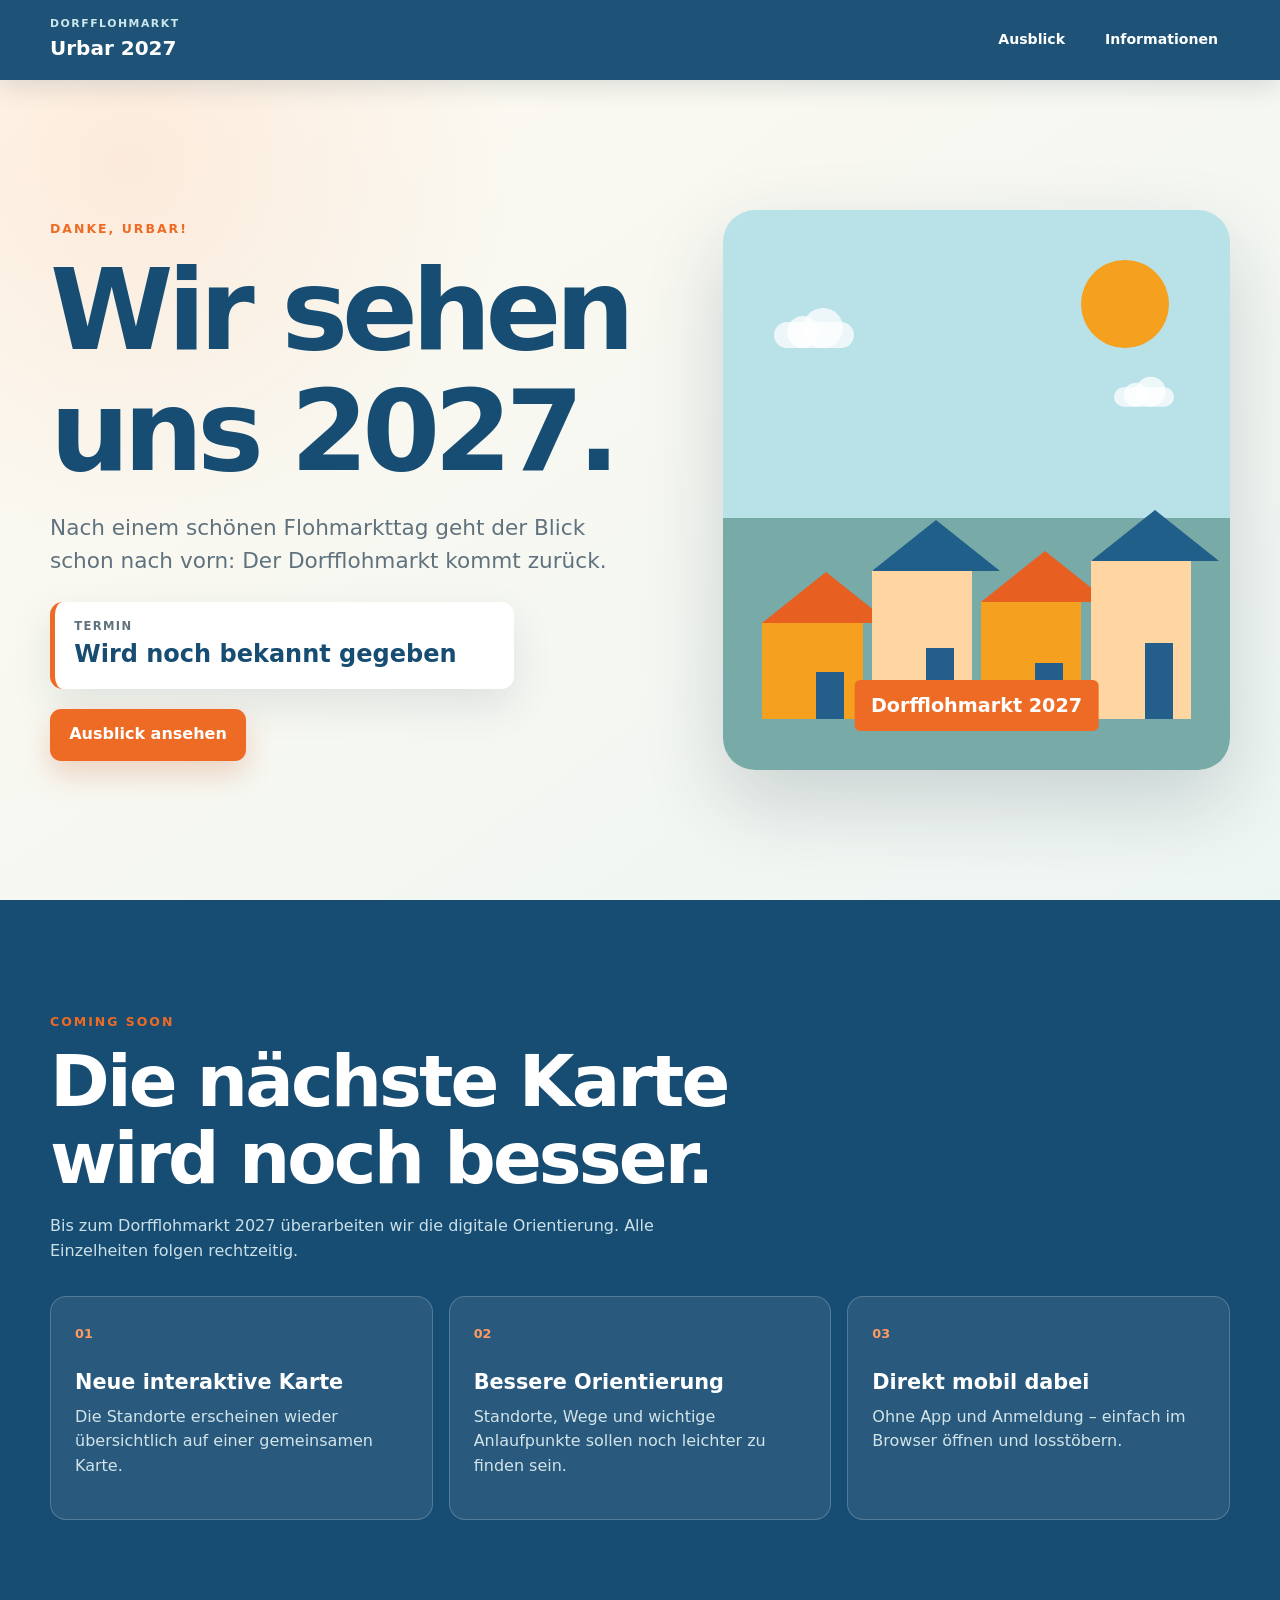
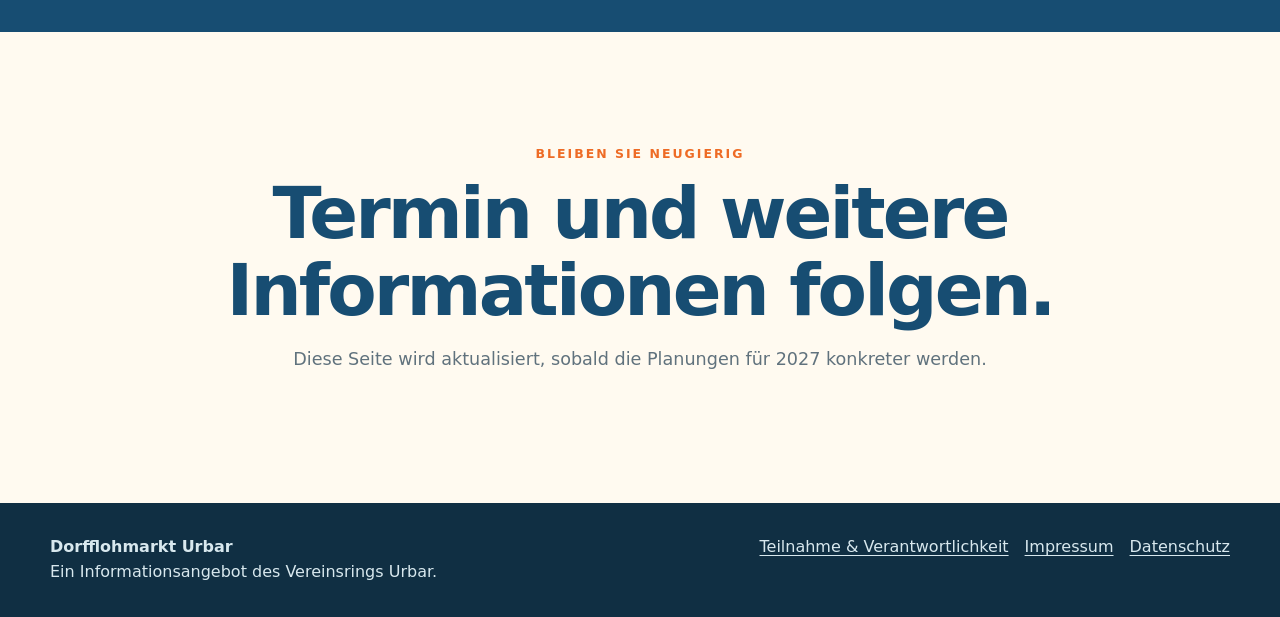
<file: index.html>
<!doctype html>
<html lang="de">
<head>
  <meta charset="utf-8">
  <meta name="viewport" content="width=device-width, initial-scale=1">
  <meta name="description" content="Ausblick auf den Dorfflohmarkt Urbar 2027. Der Termin wird noch bekannt gegeben.">
  <meta name="theme-color" content="#174d72">
  <title>Dorfflohmarkt Urbar 2027 · Ausblick</title>
  <link rel="stylesheet" href="vorschau-2027.css">
</head>
<body>
  <header class="preview-header">
    <a class="preview-brand" href="#start" aria-label="Dorfflohmarkt Urbar – zum Seitenanfang">
      <span>Dorfflohmarkt</span>
      <strong>Urbar 2027</strong>
    </a>
    <nav aria-label="Seitennavigation">
      <a href="#ausblick">Ausblick</a>
      <a href="#kontakt">Informationen</a>
    </nav>
  </header>

  <main>
    <section id="start" class="preview-hero">
      <div class="hero-copy">
        <p class="eyebrow">Danke, Urbar!</p>
        <h1>Wir sehen uns 2027.</h1>
        <p class="lead">Nach einem schönen Flohmarkttag geht der Blick schon nach vorn: Der Dorfflohmarkt kommt zurück.</p>
        <div class="date-card">
          <span>Termin</span>
          <strong>Wird noch bekannt gegeben</strong>
        </div>
        <a class="preview-button" href="#ausblick">Ausblick ansehen</a>
      </div>

      <div class="village-scene" aria-label="Illustration mit bunten Häusern in Urbar">
        <span class="sun"></span>
        <span class="cloud cloud-one"></span>
        <span class="cloud cloud-two"></span>
        <div class="houses">
          <span class="house house-one"></span>
          <span class="house house-two"></span>
          <span class="house house-three"></span>
          <span class="house house-four"></span>
        </div>
        <div class="market-sign">Dorfflohmarkt 2027</div>
      </div>
    </section>

    <section id="ausblick" class="preview-outlook">
      <div class="section-title">
        <p class="eyebrow">Coming soon</p>
        <h2>Die nächste Karte wird noch besser.</h2>
        <p>Bis zum Dorfflohmarkt 2027 überarbeiten wir die digitale Orientierung. Alle Einzelheiten folgen rechtzeitig.</p>
      </div>

      <div class="feature-grid">
        <article>
          <span>01</span>
          <h3>Neue interaktive Karte</h3>
          <p>Die Standorte erscheinen wieder übersichtlich auf einer gemeinsamen Karte.</p>
        </article>
        <article>
          <span>02</span>
          <h3>Bessere Orientierung</h3>
          <p>Standorte, Wege und wichtige Anlaufpunkte sollen noch leichter zu finden sein.</p>
        </article>
        <article>
          <span>03</span>
          <h3>Direkt mobil dabei</h3>
          <p>Ohne App und Anmeldung – einfach im Browser öffnen und losstöbern.</p>
        </article>
      </div>
    </section>

    <section id="kontakt" class="preview-note">
      <p class="eyebrow">Bleiben Sie neugierig</p>
      <h2>Termin und weitere Informationen folgen.</h2>
      <p>Diese Seite wird aktualisiert, sobald die Planungen für 2027 konkreter werden.</p>
    </section>
  </main>

  <footer>
    <div>
      <strong>Dorfflohmarkt Urbar</strong>
      <p>Ein Informationsangebot des Vereinsrings Urbar.</p>
    </div>
    <nav aria-label="Rechtliche Hinweise">
      <a href="hinweise.html">Teilnahme &amp; Verantwortlichkeit</a>
      <a href="impressum.html">Impressum</a>
      <a href="datenschutz.html">Datenschutz</a>
    </nav>
  </footer>
</body>
</html>
</file>
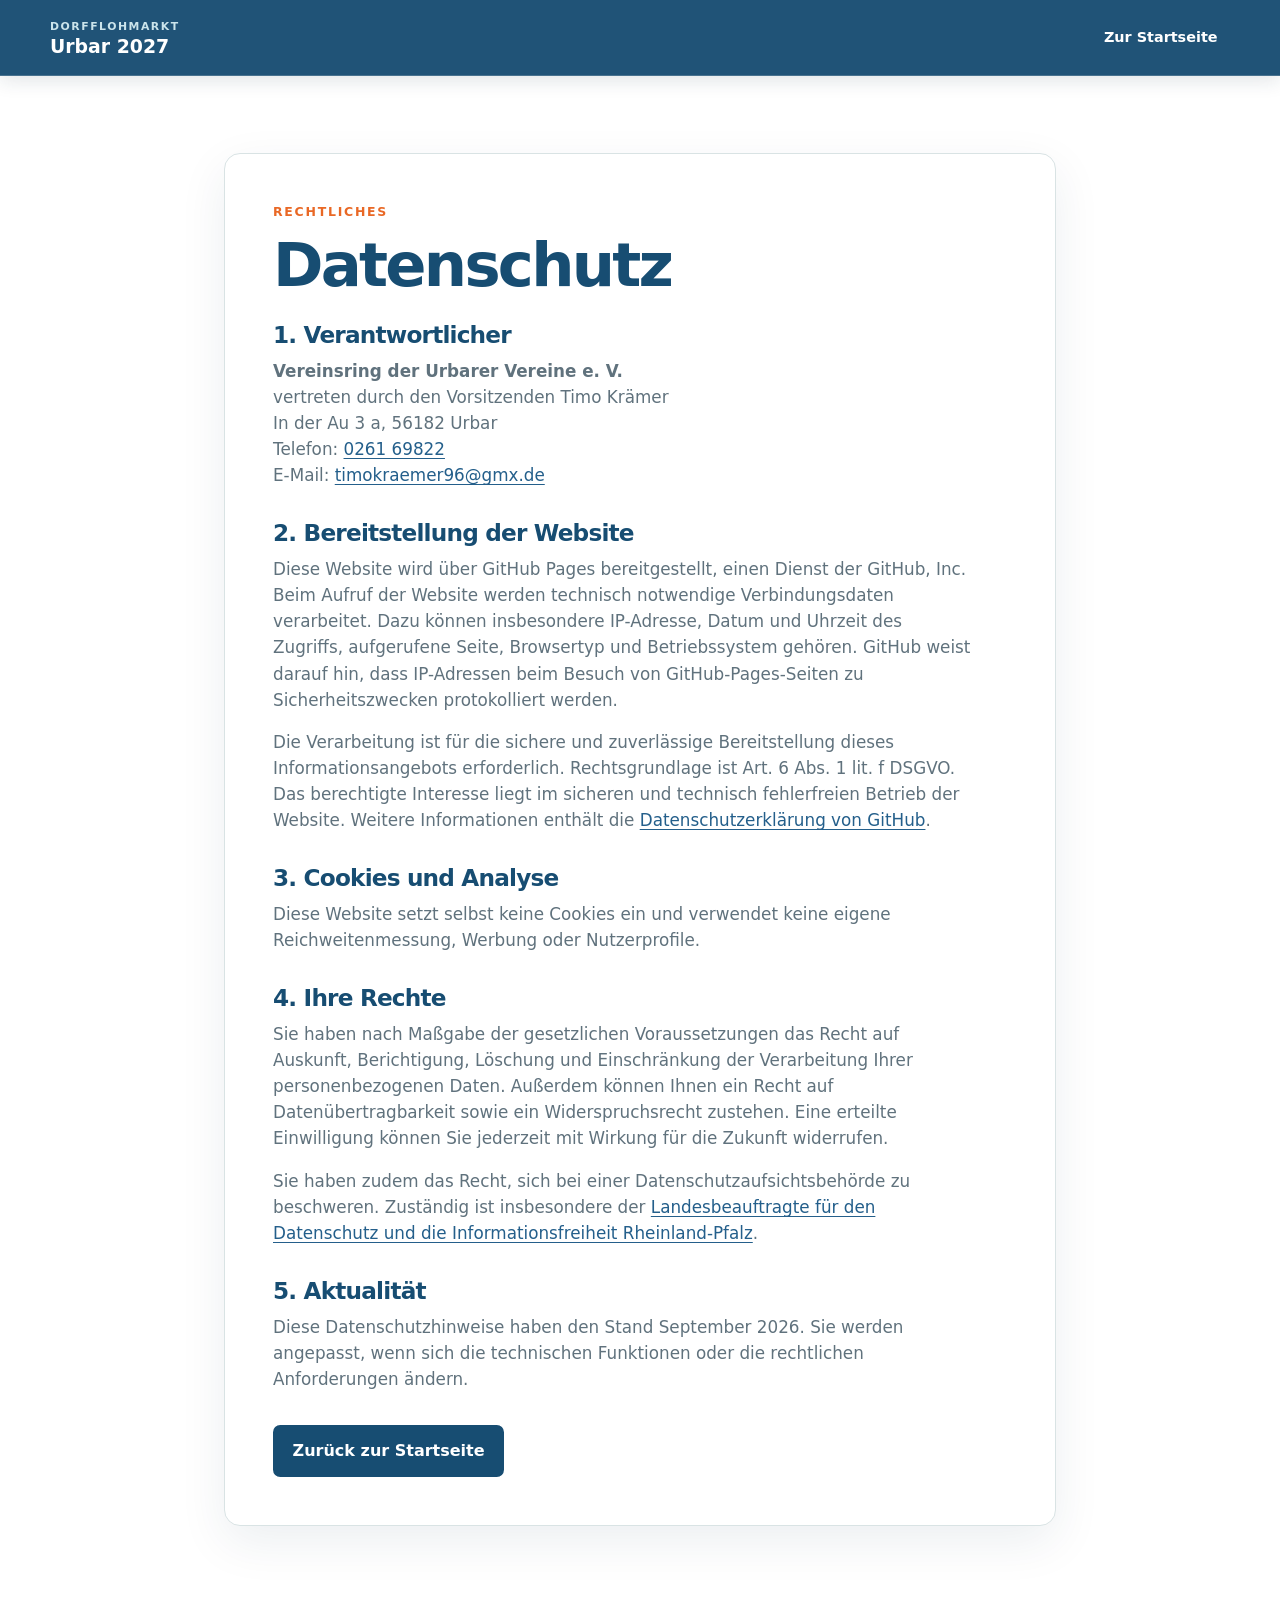
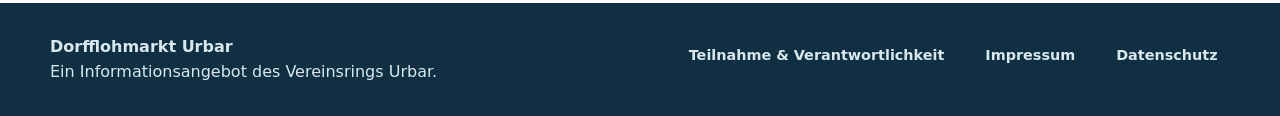
<file: datenschutz.html>
<!doctype html>
<html lang="de">
<head>
  <meta charset="utf-8">
  <meta name="viewport" content="width=device-width, initial-scale=1">
  <meta name="description" content="Datenschutzhinweise der Internetseite zum Dorfflohmarkt Urbar.">
  <meta name="theme-color" content="#174d72">
  <title>Datenschutz · Dorfflohmarkt Urbar</title>
  <link rel="stylesheet" href="styles.css?v=20260827-12">
</head>
<body class="legal-page">
  <header class="site-header">
    <a class="brand" href="index.html" aria-label="Zur Startseite des Dorfflohmarkts Urbar">
      <span class="brand-kicker">Dorfflohmarkt</span>
      <span class="brand-name">Urbar 2027</span>
    </a>
    <nav aria-label="Seitennavigation">
      <a href="index.html">Zur Startseite</a>
    </nav>
  </header>

  <main class="legal-main">
    <article class="legal-card">
      <p class="eyebrow">Rechtliches</p>
      <h1>Datenschutz</h1>

      <section>
        <h2>1. Verantwortlicher</h2>
        <p><strong>Vereinsring der Urbarer Vereine e. V.</strong><br>
          vertreten durch den Vorsitzenden Timo Krämer<br>
          In der Au 3 a, 56182 Urbar<br>
          Telefon: <a href="tel:+4926169822">0261 69822</a><br>
          E-Mail: <a href="mailto:timokraemer96@gmx.de">timokraemer96@gmx.de</a></p>
      </section>

      <section>
        <h2>2. Bereitstellung der Website</h2>
        <p>Diese Website wird über GitHub Pages bereitgestellt, einen Dienst der GitHub, Inc. Beim Aufruf der Website werden technisch notwendige Verbindungsdaten verarbeitet. Dazu können insbesondere IP-Adresse, Datum und Uhrzeit des Zugriffs, aufgerufene Seite, Browsertyp und Betriebssystem gehören. GitHub weist darauf hin, dass IP-Adressen beim Besuch von GitHub-Pages-Seiten zu Sicherheitszwecken protokolliert werden.</p>
        <p>Die Verarbeitung ist für die sichere und zuverlässige Bereitstellung dieses Informationsangebots erforderlich. Rechtsgrundlage ist Art. 6 Abs. 1 lit. f DSGVO. Das berechtigte Interesse liegt im sicheren und technisch fehlerfreien Betrieb der Website. Weitere Informationen enthält die <a href="https://docs.github.com/de/site-policy/privacy-policies/github-general-privacy-statement">Datenschutzerklärung von GitHub</a>.</p>
      </section>

      <section>
        <h2>3. Cookies und Analyse</h2>
        <p>Diese Website setzt selbst keine Cookies ein und verwendet keine eigene Reichweitenmessung, Werbung oder Nutzerprofile.</p>
      </section>

      <section>
        <h2>4. Ihre Rechte</h2>
        <p>Sie haben nach Maßgabe der gesetzlichen Voraussetzungen das Recht auf Auskunft, Berichtigung, Löschung und Einschränkung der Verarbeitung Ihrer personenbezogenen Daten. Außerdem können Ihnen ein Recht auf Datenübertragbarkeit sowie ein Widerspruchsrecht zustehen. Eine erteilte Einwilligung können Sie jederzeit mit Wirkung für die Zukunft widerrufen.</p>
        <p>Sie haben zudem das Recht, sich bei einer Datenschutzaufsichtsbehörde zu beschweren. Zuständig ist insbesondere der <a href="https://www.datenschutz.rlp.de/">Landesbeauftragte für den Datenschutz und die Informationsfreiheit Rheinland-Pfalz</a>.</p>
      </section>

      <section>
        <h2>5. Aktualität</h2>
        <p>Diese Datenschutzhinweise haben den Stand September 2026. Sie werden angepasst, wenn sich die technischen Funktionen oder die rechtlichen Anforderungen ändern.</p>
      </section>

      <a class="button button-primary legal-back" href="index.html">Zurück zur Startseite</a>
    </article>
  </main>

  <footer>
    <div class="footer-content">
      <div>
        <p><strong>Dorfflohmarkt Urbar</strong></p>
        <p>Ein Informationsangebot des Vereinsrings Urbar.</p>
      </div>
      <nav class="footer-nav" aria-label="Rechtliche Hinweise">
        <a href="hinweise.html">Teilnahme &amp; Verantwortlichkeit</a>
        <a href="impressum.html">Impressum</a>
        <a href="datenschutz.html" aria-current="page">Datenschutz</a>
      </nav>
    </div>
  </footer>
</body>
</html>
</file>
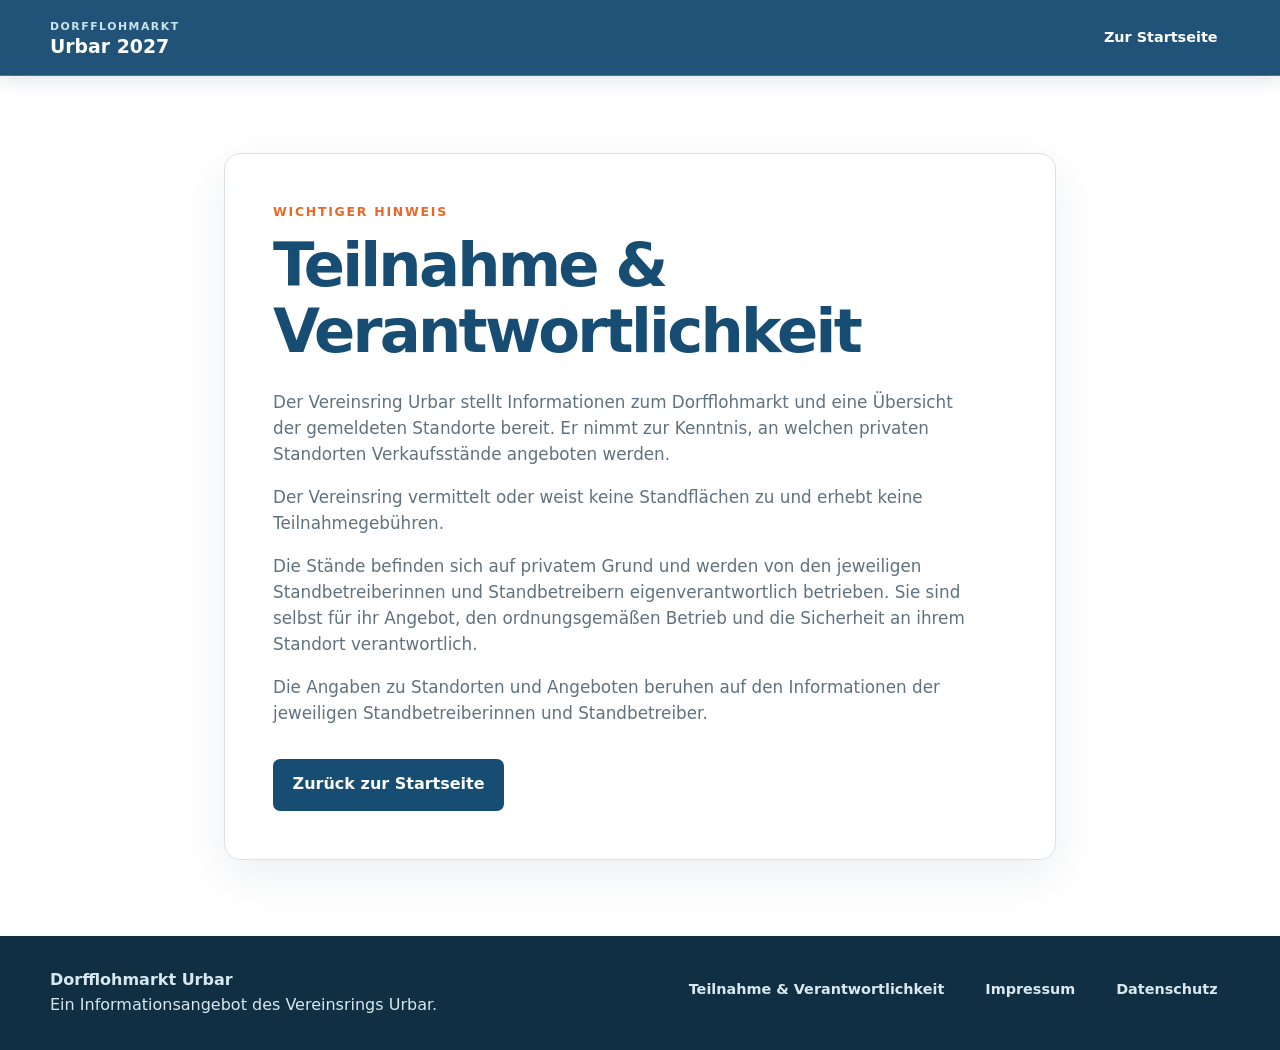
<file: hinweise.html>
<!doctype html>
<html lang="de">
<head>
  <meta charset="utf-8">
  <meta name="viewport" content="width=device-width, initial-scale=1">
  <meta name="description" content="Hinweise zur Teilnahme und Verantwortlichkeit beim Dorfflohmarkt Urbar.">
  <meta name="theme-color" content="#174d72">
  <title>Teilnahme &amp; Verantwortlichkeit · Dorfflohmarkt Urbar</title>
  <link rel="stylesheet" href="styles.css?v=20260827-12">
</head>
<body class="legal-page">
  <header class="site-header">
    <a class="brand" href="index.html" aria-label="Zur Startseite des Dorfflohmarkts Urbar">
      <span class="brand-kicker">Dorfflohmarkt</span>
      <span class="brand-name">Urbar 2027</span>
    </a>
    <nav aria-label="Seitennavigation">
      <a href="index.html">Zur Startseite</a>
    </nav>
  </header>

  <main class="legal-main">
    <article class="legal-card">
      <p class="eyebrow">Wichtiger Hinweis</p>
      <h1>Teilnahme &amp; Verantwortlichkeit</h1>

      <p>Der Vereinsring Urbar stellt Informationen zum Dorfflohmarkt und eine Übersicht der gemeldeten Standorte bereit. Er nimmt zur Kenntnis, an welchen privaten Standorten Verkaufsstände angeboten werden.</p>

      <p>Der Vereinsring vermittelt oder weist keine Standflächen zu und erhebt keine Teilnahmegebühren.</p>

      <p>Die Stände befinden sich auf privatem Grund und werden von den jeweiligen Standbetreiberinnen und Standbetreibern eigenverantwortlich betrieben. Sie sind selbst für ihr Angebot, den ordnungsgemäßen Betrieb und die Sicherheit an ihrem Standort verantwortlich.</p>

      <p>Die Angaben zu Standorten und Angeboten beruhen auf den Informationen der jeweiligen Standbetreiberinnen und Standbetreiber.</p>

      <a class="button button-primary legal-back" href="index.html">Zurück zur Startseite</a>
    </article>
  </main>

  <footer>
    <div class="footer-content">
      <div>
        <p><strong>Dorfflohmarkt Urbar</strong></p>
        <p>Ein Informationsangebot des Vereinsrings Urbar.</p>
      </div>
      <nav class="footer-nav" aria-label="Rechtliche Hinweise">
        <a href="hinweise.html" aria-current="page">Teilnahme &amp; Verantwortlichkeit</a>
        <a href="impressum.html">Impressum</a>
        <a href="datenschutz.html">Datenschutz</a>
      </nav>
    </div>
  </footer>
</body>
</html>
</file>
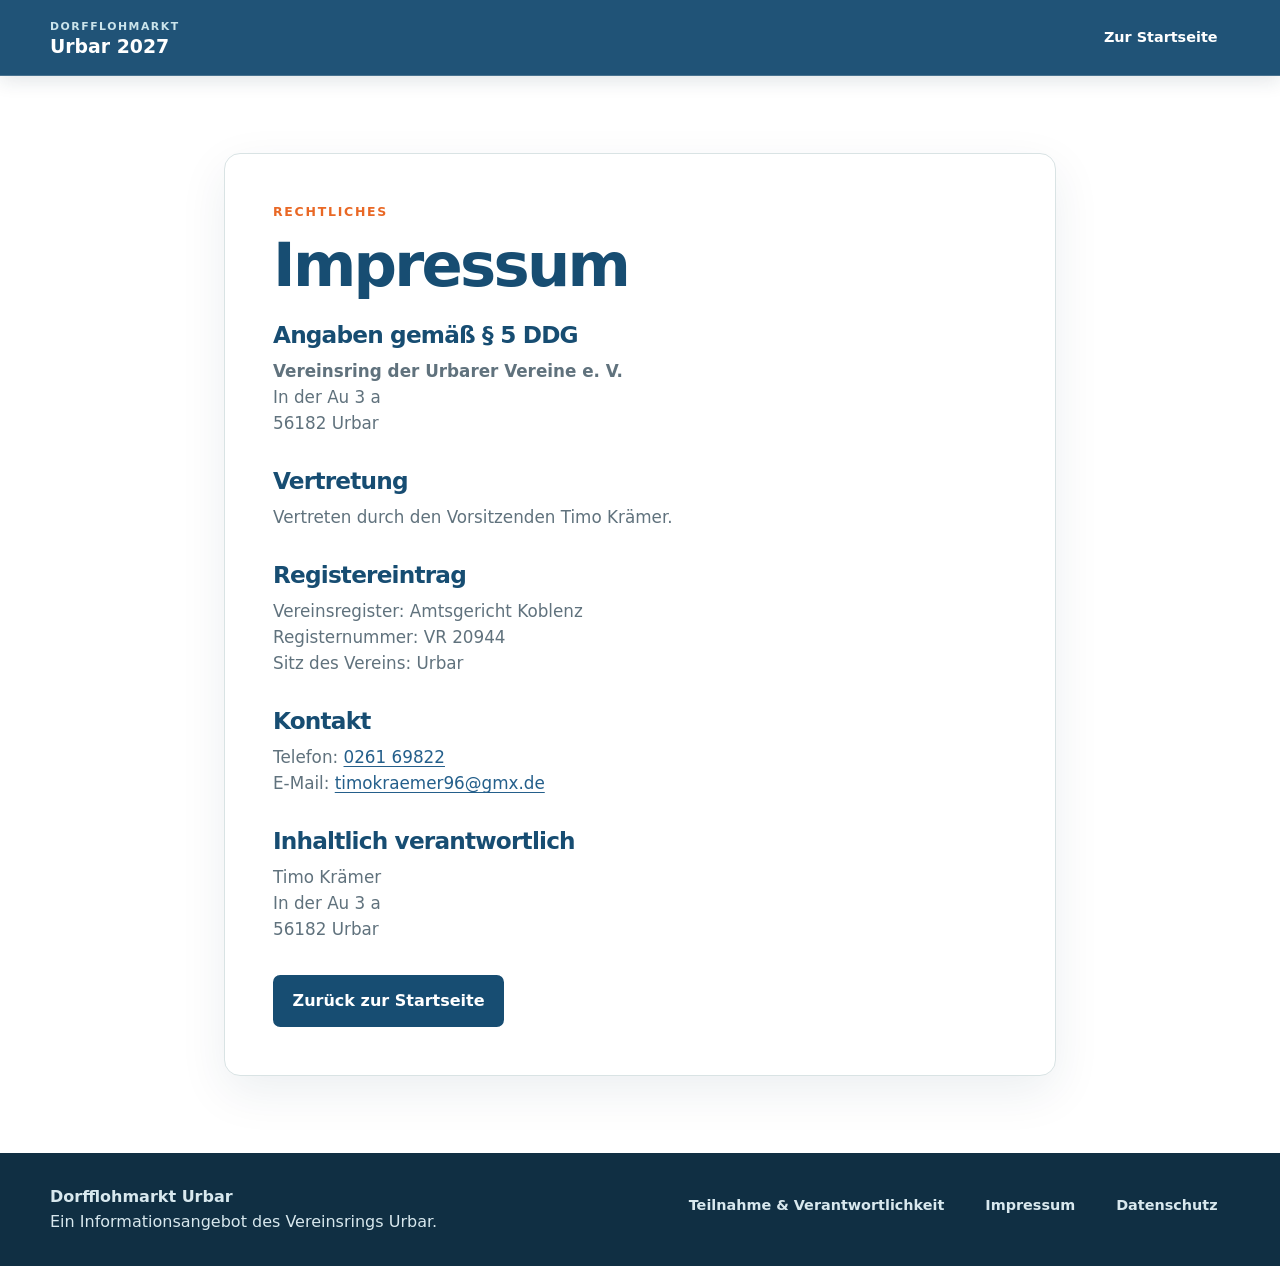
<file: impressum.html>
<!doctype html>
<html lang="de">
<head>
  <meta charset="utf-8">
  <meta name="viewport" content="width=device-width, initial-scale=1">
  <meta name="description" content="Impressum der Internetseite zum Dorfflohmarkt Urbar.">
  <meta name="theme-color" content="#174d72">
  <title>Impressum · Dorfflohmarkt Urbar</title>
  <link rel="stylesheet" href="styles.css?v=20260827-12">
</head>
<body class="legal-page">
  <header class="site-header">
    <a class="brand" href="index.html" aria-label="Zur Startseite des Dorfflohmarkts Urbar">
      <span class="brand-kicker">Dorfflohmarkt</span>
      <span class="brand-name">Urbar 2027</span>
    </a>
    <nav aria-label="Seitennavigation">
      <a href="index.html">Zur Startseite</a>
    </nav>
  </header>

  <main class="legal-main">
    <article class="legal-card">
      <p class="eyebrow">Rechtliches</p>
      <h1>Impressum</h1>

      <section>
        <h2>Angaben gemäß § 5 DDG</h2>
        <p><strong>Vereinsring der Urbarer Vereine e. V.</strong><br>
          In der Au 3 a<br>
          56182 Urbar</p>
      </section>

      <section>
        <h2>Vertretung</h2>
        <p>Vertreten durch den Vorsitzenden Timo Krämer.</p>
      </section>

      <section>
        <h2>Registereintrag</h2>
        <p>Vereinsregister: Amtsgericht Koblenz<br>
          Registernummer: VR 20944<br>
          Sitz des Vereins: Urbar</p>
      </section>

      <section>
        <h2>Kontakt</h2>
        <p>Telefon: <a href="tel:+4926169822">0261 69822</a><br>
          E-Mail: <a href="mailto:timokraemer96@gmx.de">timokraemer96@gmx.de</a></p>
      </section>

      <section>
        <h2>Inhaltlich verantwortlich</h2>
        <p>Timo Krämer<br>
          In der Au 3 a<br>
          56182 Urbar</p>
      </section>

      <a class="button button-primary legal-back" href="index.html">Zurück zur Startseite</a>
    </article>
  </main>

  <footer>
    <div class="footer-content">
      <div>
        <p><strong>Dorfflohmarkt Urbar</strong></p>
        <p>Ein Informationsangebot des Vereinsrings Urbar.</p>
      </div>
      <nav class="footer-nav" aria-label="Rechtliche Hinweise">
        <a href="hinweise.html">Teilnahme &amp; Verantwortlichkeit</a>
        <a href="impressum.html" aria-current="page">Impressum</a>
        <a href="datenschutz.html">Datenschutz</a>
      </nav>
    </div>
  </footer>
</body>
</html>
</file>
<file: vorschau-2027.css>
:root {
  --blue: #245f8b;
  --blue-dark: #174d72;
  --orange: #ee6b25;
  --cream: #fffaf0;
  --sand: #f3e7d4;
  --ink: #173142;
  --muted: #60727d;
  --line: #d5e1e2;
  --max: 1180px;
}

* { box-sizing: border-box; }

html {
  scroll-behavior: smooth;
  scroll-padding-top: 5.5rem;
}

body {
  margin: 0;
  background: var(--cream);
  color: var(--ink);
  font-family: system-ui, -apple-system, BlinkMacSystemFont, "Segoe UI", sans-serif;
  line-height: 1.55;
}

a { color: inherit; }

h1, h2, h3, p { margin-top: 0; }
h1, h2, h3 { line-height: 1.08; }

.preview-header {
  position: sticky;
  z-index: 10;
  top: 0;
  display: flex;
  align-items: center;
  justify-content: space-between;
  gap: 1rem;
  min-height: 5rem;
  padding: .75rem max(1rem, calc((100vw - var(--max)) / 2));
  background: rgb(23 77 114 / 97%);
  color: white;
  box-shadow: 0 .4rem 1.5rem rgb(23 49 66 / 14%);
}

.preview-brand {
  display: grid;
  text-decoration: none;
}

.preview-brand span {
  color: #cce6ed;
  font-size: .68rem;
  font-weight: 850;
  letter-spacing: .14em;
  text-transform: uppercase;
}

.preview-brand strong { font-size: 1.25rem; }

.preview-header nav,
footer nav {
  display: flex;
  flex-wrap: wrap;
  gap: .5rem 1rem;
}

.preview-header nav a {
  padding: .48rem .75rem;
  border-radius: 999px;
  font-size: .88rem;
  font-weight: 800;
  text-decoration: none;
}

.preview-header nav a:hover,
.preview-header nav a:focus-visible {
  background: white;
  color: var(--blue-dark);
}

.preview-hero {
  display: grid;
  align-items: center;
  gap: clamp(2rem, 6vw, 5rem);
  min-height: calc(100vh - 5rem);
  padding: clamp(3rem, 8vw, 7rem) max(1rem, calc((100vw - var(--max)) / 2));
  background:
    radial-gradient(circle at 10% 10%, rgb(238 107 37 / 10%), transparent 24rem),
    linear-gradient(145deg, #fffaf0, #edf5f3);
}

.eyebrow {
  margin-bottom: .7rem;
  color: var(--orange);
  font-size: .78rem;
  font-weight: 900;
  letter-spacing: .16em;
  text-transform: uppercase;
}

h1 {
  max-width: 9ch;
  margin-bottom: 1.2rem;
  color: var(--blue-dark);
  font-size: clamp(3.5rem, 9vw, 7rem);
  letter-spacing: -.055em;
}

.lead {
  max-width: 36rem;
  margin-bottom: 1.5rem;
  color: var(--muted);
  font-size: clamp(1.08rem, 2.2vw, 1.35rem);
}

.date-card {
  display: grid;
  width: min(100%, 29rem);
  margin-bottom: 1.25rem;
  padding: 1rem 1.2rem;
  border-left: .35rem solid var(--orange);
  border-radius: .8rem;
  background: white;
  box-shadow: 0 1rem 2.5rem rgb(23 49 66 / 10%);
}

.date-card span {
  color: var(--muted);
  font-size: .72rem;
  font-weight: 850;
  letter-spacing: .12em;
  text-transform: uppercase;
}

.date-card strong {
  color: var(--blue-dark);
  font-size: clamp(1.15rem, 3vw, 1.5rem);
}

.preview-button {
  display: inline-flex;
  min-height: 3.25rem;
  align-items: center;
  padding: .75rem 1.2rem;
  border-radius: .7rem;
  background: var(--orange);
  color: white;
  font-weight: 850;
  text-decoration: none;
  box-shadow: 0 .8rem 1.8rem rgb(201 79 24 / 22%);
}

.village-scene {
  position: relative;
  min-height: clamp(22rem, 48vw, 35rem);
  overflow: hidden;
  border-radius: 2rem;
  background: linear-gradient(#b9e1e8 0 55%, #78aaa8 55%);
  box-shadow: 0 2rem 5rem rgb(23 49 66 / 18%);
}

.sun {
  position: absolute;
  top: 9%;
  right: 12%;
  width: 5.5rem;
  aspect-ratio: 1;
  border-radius: 50%;
  background: #f5a01f;
}

.cloud {
  position: absolute;
  width: 5rem;
  height: 1.6rem;
  border-radius: 2rem;
  background: rgb(255 255 255 / 75%);
}

.cloud::before, .cloud::after {
  position: absolute;
  bottom: 0;
  border-radius: 50%;
  background: inherit;
  content: "";
}

.cloud::before { left: .8rem; width: 2rem; height: 2rem; }
.cloud::after { right: .7rem; width: 2.5rem; height: 2.5rem; }
.cloud-one { top: 20%; left: 10%; }
.cloud-two { top: 31%; right: 9%; transform: scale(.75); }

.houses {
  position: absolute;
  inset: auto 0 0;
  display: flex;
  align-items: flex-end;
  justify-content: center;
  gap: 2%;
  height: 55%;
  padding: 0 5% 10%;
}

.house {
  position: relative;
  display: block;
  width: 22%;
  height: 50%;
  background: #ffd5a1;
}

.house::before {
  position: absolute;
  top: -3.1rem;
  left: 0;
  width: 0;
  height: 0;
  border-right: clamp(2rem, 5vw, 4.2rem) solid transparent;
  border-bottom: 3.2rem solid #215f8b;
  border-left: clamp(2rem, 5vw, 4.2rem) solid transparent;
  content: "";
}

.house::after {
  position: absolute;
  right: 18%;
  bottom: 0;
  width: 28%;
  height: 48%;
  background: #245f8b;
  content: "";
}

.house-one { height: 38%; background: #f5a01f; }
.house-one::before { border-bottom-color: #e75f21; }
.house-two { height: 58%; }
.house-three { height: 46%; background: #f5a01f; }
.house-three::before { border-bottom-color: #e75f21; }
.house-four { height: 62%; }

.market-sign {
  position: absolute;
  right: 50%;
  bottom: 7%;
  padding: .65rem 1rem;
  border-radius: .35rem;
  background: var(--orange);
  color: white;
  font-size: clamp(.85rem, 2vw, 1.2rem);
  font-weight: 900;
  transform: translateX(50%);
  white-space: nowrap;
}

.preview-outlook {
  padding: clamp(4rem, 9vw, 7rem) max(1rem, calc((100vw - var(--max)) / 2));
  background: var(--blue-dark);
  color: white;
}

.section-title { max-width: 48rem; margin-bottom: 2rem; }

.section-title h2,
.preview-note h2 {
  margin-bottom: 1rem;
  font-size: clamp(2.3rem, 6vw, 4.5rem);
  letter-spacing: -.04em;
}

.section-title h2 { color: white; }
.section-title > p:last-child { max-width: 40rem; color: #cce0e8; }

.feature-grid {
  display: grid;
  gap: 1rem;
}

.feature-grid article {
  min-height: 14rem;
  padding: 1.5rem;
  border: 1px solid rgb(255 255 255 / 20%);
  border-radius: 1rem;
  background: rgb(255 255 255 / 8%);
}

.feature-grid article > span {
  color: #ff9a61;
  font-size: .8rem;
  font-weight: 900;
}

.feature-grid h3 { margin: 1.6rem 0 .7rem; font-size: 1.3rem; }
.feature-grid p { color: #d2e4e9; }

.preview-note {
  padding: clamp(4rem, 9vw, 7rem) max(1rem, calc((100vw - 52rem) / 2));
  text-align: center;
}

.preview-note h2 { color: var(--blue-dark); }
.preview-note > p:last-child { color: var(--muted); font-size: 1.1rem; }

footer {
  display: flex;
  justify-content: space-between;
  gap: 1.5rem;
  padding: 2rem max(1rem, calc((100vw - var(--max)) / 2));
  background: #102f43;
  color: #d8e8ee;
}

footer p { margin-bottom: 0; }
footer a { text-underline-offset: .2em; }

@media (min-width: 760px) {
  .preview-hero { grid-template-columns: minmax(0, 1fr) minmax(22rem, .85fr); }
  .feature-grid { grid-template-columns: repeat(3, 1fr); }
}

@media (max-width: 620px) {
  .preview-header { align-items: flex-start; flex-direction: column; }
  .preview-header nav { width: 100%; }
  .preview-header nav a { flex: 1; text-align: center; }
  .preview-hero { min-height: auto; padding-top: 3rem; }
  .village-scene { min-height: 22rem; }
  footer { flex-direction: column; }
}

@media (prefers-reduced-motion: reduce) {
  html { scroll-behavior: auto; }
}
</file>
<file: styles.css>
:root {
  --blue: #245f8b;
  --blue-dark: #174d72;
  --orange: #e96825;
  --orange-dark: #c94f18;
  --cream: #fffaf0;
  --sand: #f4ead8;
  --paper: #ffffff;
  --ink: #173142;
  --muted: #60727d;
  --teal: #2d7a78;
  --line: #d9e3e4;
  --shadow: 0 18px 50px rgb(23 49 66 / 14%);
  --max-width: 1180px;
}

* {
  box-sizing: border-box;
}

html {
  scroll-behavior: smooth;
  scroll-padding-top: 6rem;
}

body {
  margin: 0;
  min-height: 100%;
  background: var(--cream);
  color: var(--ink);
  font-family: system-ui, -apple-system, BlinkMacSystemFont, "Segoe UI", sans-serif;
  line-height: 1.55;
}

a {
  color: inherit;
}

img {
  display: block;
  max-width: 100%;
}

h1,
h2,
h3,
p,
figure {
  margin-top: 0;
}

h1,
h2,
h3 {
  line-height: 1.1;
}

h1 {
  max-width: 12ch;
  margin-bottom: 1rem;
  color: var(--blue-dark);
  font-size: clamp(2.6rem, 7vw, 5.7rem);
  letter-spacing: -0.045em;
}

h2 {
  margin-bottom: 1rem;
  color: var(--blue-dark);
  font-size: clamp(2rem, 5vw, 3.5rem);
  letter-spacing: -0.035em;
}

h3 {
  color: var(--blue-dark);
  font-size: 1.2rem;
}

.site-header {
  position: sticky;
  z-index: 1000;
  top: 0;
  display: flex;
  align-items: center;
  justify-content: space-between;
  gap: 1.5rem;
  min-height: 4.75rem;
  padding: 0.75rem max(1rem, calc((100vw - var(--max-width)) / 2));
  border-bottom: 1px solid rgb(255 255 255 / 18%);
  background: rgb(23 77 114 / 96%);
  box-shadow: 0 5px 18px rgb(23 49 66 / 12%);
  color: white;
  backdrop-filter: blur(10px);
}

.brand {
  display: flex;
  flex-direction: column;
  text-decoration: none;
}

.brand-kicker {
  color: #cbe4eb;
  font-size: 0.68rem;
  font-weight: 800;
  letter-spacing: 0.14em;
  text-transform: uppercase;
}

.brand-name {
  font-size: 1.18rem;
  font-weight: 850;
  line-height: 1.1;
}

nav {
  display: flex;
  align-items: center;
  gap: 0.35rem;
}

nav a {
  padding: 0.58rem 0.78rem;
  border-radius: 999px;
  font-size: 0.9rem;
  font-weight: 750;
  text-decoration: none;
}

nav a:hover,
nav a:focus-visible {
  background: rgb(255 255 255 / 13%);
}

nav .nav-highlight {
  background: var(--orange);
  color: white;
}

nav .nav-highlight:hover,
nav .nav-highlight:focus-visible {
  background: var(--orange-dark);
}

.photo-main {
  width: min(760px, calc(100% - 2rem));
  margin: 0 auto;
  padding: clamp(2.5rem, 7vw, 5rem) 0;
}

.photo-card {
  padding: clamp(1.25rem, 4vw, 2.5rem);
  border: 1px solid var(--line);
  border-radius: 1rem;
  background: var(--paper);
  box-shadow: var(--shadow);
}

.photo-card h1 {
  max-width: 15ch;
  font-size: clamp(2.25rem, 7vw, 4.4rem);
}

.photo-intro {
  max-width: 60ch;
  color: var(--muted);
  font-size: 1.05rem;
}

.photo-notice {
  margin: 1.5rem 0;
  padding: 1rem;
  border-left: 5px solid var(--orange);
  border-radius: 0.45rem;
  background: #fff4e8;
}

.photo-form {
  display: grid;
  gap: 1.2rem;
  margin-top: 1.75rem;
}

.form-field {
  display: grid;
  gap: 0.45rem;
}

.form-field label,
.photo-consent strong {
  color: var(--blue-dark);
  font-weight: 800;
}

.form-field select,
.form-field input[type="file"] {
  width: 100%;
  min-height: 3.25rem;
  padding: 0.7rem 0.8rem;
  border: 2px solid var(--line);
  border-radius: 0.55rem;
  background: white;
  color: var(--ink);
  font: inherit;
}

.form-field select:focus-visible,
.form-field input[type="file"]:focus-visible {
  border-color: var(--blue);
  outline: 3px solid rgb(36 95 139 / 18%);
}

.field-help {
  margin: 0;
  color: var(--muted);
  font-size: 0.92rem;
}

.photo-preview {
  display: none;
  overflow: hidden;
  max-width: 34rem;
  border-radius: 0.75rem;
  background: var(--sand);
}

.photo-preview[data-visible="true"] {
  display: block;
}

.photo-preview img {
  width: 100%;
  max-height: 28rem;
  object-fit: contain;
}

.photo-consent {
  display: grid;
  grid-template-columns: auto 1fr;
  gap: 0.75rem;
  align-items: start;
}

.photo-consent input {
  width: 1.35rem;
  height: 1.35rem;
  margin-top: 0.15rem;
}

.photo-submit {
  width: 100%;
  cursor: pointer;
}

.photo-submit:disabled {
  cursor: wait;
  opacity: 0.65;
}

.photo-status {
  display: none;
  margin: 0;
  padding: 0.9rem 1rem;
  border-radius: 0.5rem;
  font-weight: 750;
}

.photo-status[data-state="loading"],
.photo-status[data-state="success"],
.photo-status[data-state="error"] {
  display: block;
}

.photo-status[data-state="loading"] {
  background: #eef5f8;
  color: var(--blue-dark);
}

.photo-status[data-state="success"] {
  background: #e6f4ec;
  color: #175f3b;
}

.photo-status[data-state="error"] {
  background: #fff0eb;
  color: #a93f20;
}

.location-action-photo {
  background: #fff4e8;
  color: var(--orange-dark);
}

.stand-photo {
  width: 100%;
  max-height: 18rem;
  margin: 0.85rem 0;
  border-radius: 0.6rem;
  background: var(--sand);
  object-fit: cover;
}

.stand-photo-popup {
  max-height: 14rem;
}

.admin-uploads {
  display: grid;
  gap: 1rem;
  margin-top: 1.5rem;
}

.admin-upload-card {
  padding: 1rem;
  border: 1px solid var(--line);
  border-radius: 0.75rem;
  background: #f9fbfb;
}

.admin-upload-card h2 {
  margin-bottom: 0.4rem;
  font-size: 1.2rem;
}

.admin-upload-card img {
  width: 100%;
  max-height: 32rem;
  margin: 1rem 0;
  border-radius: 0.6rem;
  object-fit: contain;
}

.admin-upload-actions {
  display: flex;
  flex-wrap: wrap;
  gap: 0.6rem;
}

@media (max-width: 760px) {
  .site-header nav a[href="foto.html"] {
    display: none;
  }
}

.hero {
  display: grid;
  align-items: center;
  gap: clamp(2rem, 6vw, 5rem);
  width: min(var(--max-width), calc(100% - 2rem));
  min-height: calc(100vh - 4.75rem);
  margin: 0 auto;
  padding: clamp(2.5rem, 7vw, 6rem) 0;
}

.hero::before {
  position: absolute;
  z-index: -1;
  top: 8rem;
  left: -7rem;
  width: 18rem;
  height: 18rem;
  border-radius: 50%;
  background: #cfe9ea;
  content: "";
  filter: blur(1px);
  opacity: 0.75;
}

.eyebrow {
  margin-bottom: 0.65rem;
  color: var(--orange);
  font-size: 0.78rem;
  font-weight: 850;
  letter-spacing: 0.14em;
  text-transform: uppercase;
}

.hero-date {
  display: inline-block;
  margin-bottom: 1.25rem;
  padding: 0.42rem 0.72rem;
  border-radius: 0.35rem;
  background: var(--orange);
  color: white;
  font-size: clamp(1.05rem, 2.6vw, 1.35rem);
  font-weight: 850;
}

.hero-intro {
  max-width: 35rem;
  margin-bottom: 1.8rem;
  color: var(--muted);
  font-size: clamp(1.05rem, 2.2vw, 1.25rem);
}

.hero-actions {
  display: flex;
  flex-wrap: wrap;
  gap: 0.75rem;
}

.button {
  display: inline-flex;
  align-items: center;
  justify-content: center;
  min-height: 3rem;
  padding: 0.72rem 1.1rem;
  border: 2px solid var(--blue-dark);
  border-radius: 0.45rem;
  font-weight: 800;
  text-decoration: none;
}

.button-primary {
  background: var(--blue-dark);
  color: white;
}

.button-secondary {
  background: transparent;
  color: var(--blue-dark);
}

.hero-poster {
  width: min(100%, 31rem);
  margin: 0 auto;
  padding: 0.6rem;
  border-radius: 1.25rem;
  background: white;
  box-shadow: var(--shadow);
  transform: rotate(0.8deg);
}

.hero-poster img {
  width: 100%;
  border-radius: 0.75rem;
}

.info-section {
  padding: clamp(4rem, 8vw, 7rem) max(1rem, calc((100vw - var(--max-width)) / 2));
  background: var(--blue-dark);
  color: white;
}

.info-section h2,
.info-section h3 {
  color: white;
}

.info-section .eyebrow {
  color: #ffb17f;
}

.info-grid {
  display: grid;
  gap: 1rem;
  margin-top: 2rem;
}

.info-grid article {
  padding: 1.35rem;
  border: 1px solid rgb(255 255 255 / 18%);
  border-radius: 0.8rem;
  background: rgb(255 255 255 / 7%);
}

.info-grid article p {
  margin-bottom: 0;
  color: #d8e8ee;
}

.info-number {
  display: block;
  margin-bottom: 1.5rem;
  color: #ffb17f;
  font-size: 0.82rem;
  font-weight: 850;
}

.map-area {
  padding: clamp(4rem, 8vw, 7rem) max(1rem, calc((100vw - var(--max-width)) / 2));
  background: #eef5f3;
}

.section-heading {
  display: flex;
  align-items: end;
  justify-content: space-between;
  gap: 1.5rem;
  margin-bottom: 1.4rem;
}

.section-heading h2 {
  margin-bottom: 0;
}

.stand-count {
  margin-bottom: 0.35rem;
  color: var(--muted);
  font-size: 0.92rem;
  font-weight: 700;
  text-align: right;
}

.location-tools {
  display: flex;
  align-items: center;
  flex-wrap: wrap;
  gap: 0.8rem 1rem;
  margin-bottom: 1rem;
}

.location-button {
  display: inline-flex;
  align-items: center;
  justify-content: center;
  gap: 0.55rem;
  min-height: 3rem;
  padding: 0.7rem 1rem;
  border: 0;
  border-radius: 0.5rem;
  background: var(--blue-dark);
  box-shadow: 0 5px 16px rgb(23 77 114 / 18%);
  color: white;
  font: inherit;
  font-weight: 800;
  cursor: pointer;
}

.location-button:hover,
.location-button:focus-visible {
  background: var(--blue);
}

.location-button:focus-visible {
  outline: 3px solid var(--orange);
  outline-offset: 2px;
}

.location-button:disabled {
  cursor: wait;
  opacity: 0.68;
}

.location-symbol {
  font-size: 1.35rem;
  line-height: 1;
}

.location-status {
  flex: 1 1 18rem;
  margin-bottom: 0;
  color: var(--muted);
  font-size: 0.88rem;
}

.location-status[data-state="success"] {
  color: var(--teal);
  font-weight: 700;
}

.location-status[data-state="error"] {
  color: #a63c22;
  font-weight: 700;
}

.map-search {
  display: grid;
  grid-template-columns: minmax(0, 32rem);
  gap: 0.35rem;
  margin-bottom: 1rem;
}

.map-search input {
  width: 100%;
  min-height: 3rem;
  padding: 0.7rem 0.9rem;
  border: 1px solid #b8c9ce;
  border-radius: 0.55rem;
  background: white;
  color: var(--ink);
  font: inherit;
}

.map-search input:focus {
  border-color: var(--blue);
  outline: 3px solid rgb(36 95 139 / 18%);
}

.map-search p {
  margin: 0;
  color: var(--muted);
  font-size: 0.82rem;
}

.user-location-marker {
  display: grid;
  width: 1.55rem;
  height: 1.55rem;
  place-items: center;
  border: 3px solid white;
  border-radius: 50%;
  background: var(--blue);
  box-shadow: 0 0 0 5px rgb(36 95 139 / 25%), 0 3px 10px rgb(0 0 0 / 30%);
}

.user-location-marker::after {
  width: 0.42rem;
  height: 0.42rem;
  border-radius: 50%;
  background: white;
  content: "";
}

.map-layout {
  display: grid;
  overflow: hidden;
  border: 1px solid var(--line);
  border-radius: 1rem;
  background: white;
  box-shadow: var(--shadow);
}

#map {
  width: 100%;
  height: min(65vh, 43rem);
  min-height: 25rem;
  background: #dfeae7;
}

.stand-list-section {
  padding: 1.25rem;
  background: var(--paper);
}

#empty-message {
  color: var(--muted);
}

.stand-list {
  display: grid;
  gap: 0.75rem;
  margin: 0;
  padding: 0;
  list-style: none;
}

.stand-card {
  padding: 0.9rem 1rem;
  border: 1px solid var(--line);
  border-radius: 0.7rem;
  background: white;
  cursor: pointer;
}

.stand-card:hover {
  border-color: var(--teal);
}

.stand-card:focus-visible {
  outline: 3px solid var(--orange);
  outline-offset: 2px;
}

.stand-card strong,
.stand-card span {
  display: block;
}

.stand-card span {
  color: var(--muted);
  font-size: 0.92rem;
}

.marker-number {
  display: grid;
  width: 2.15rem;
  height: 2.15rem;
  place-items: center;
  border: 2px solid white;
  border-radius: 50%;
  background: var(--orange);
  box-shadow: 0 2px 9px rgb(0 0 0 / 30%);
  color: white;
  font-size: 0.78rem;
  font-weight: 850;
}

.service-list {
  display: grid;
  gap: 0.65rem;
  margin: 0;
  padding: 0;
  list-style: none;
}

.map-accordion {
  overflow: hidden;
  border: 1px solid var(--line);
  border-radius: 0.75rem;
  background: white;
}

.map-accordion + .map-accordion {
  margin-top: 0.75rem;
}

.map-accordion summary {
  display: flex;
  align-items: center;
  justify-content: space-between;
  gap: 0.75rem;
  padding: 1rem;
  color: var(--blue-dark);
  font-weight: 850;
  cursor: pointer;
  list-style: none;
}

.map-accordion summary::-webkit-details-marker {
  display: none;
}

.map-accordion summary::after {
  display: grid;
  width: 1.65rem;
  height: 1.65rem;
  flex: 0 0 auto;
  place-items: center;
  border-radius: 50%;
  background: #e7f0f6;
  color: var(--blue-dark);
  content: "+";
  font-size: 1.2rem;
  line-height: 1;
}

.map-accordion[open] summary {
  border-bottom: 1px solid var(--line);
}

.map-accordion[open] summary::after {
  content: "−";
}

.map-accordion summary:hover,
.map-accordion summary:focus-visible {
  background: #f3f8f7;
}

.map-accordion summary:focus-visible {
  outline: 3px solid var(--orange);
  outline-offset: -3px;
}

.map-accordion-content {
  padding: 0.85rem;
}

.map-accordion-content #empty-message {
  margin-bottom: 0;
}

.service-card {
  display: grid;
  grid-template-columns: 2.25rem minmax(0, 1fr);
  gap: 0.75rem;
  padding: 0.8rem;
  border: 1px solid var(--line);
  border-radius: 0.7rem;
  background: #f8fbfa;
  cursor: pointer;
}

.service-card:hover {
  border-color: var(--teal);
}

.service-card:focus-visible {
  outline: 3px solid var(--orange);
  outline-offset: 2px;
}

.service-card-symbol,
.service-marker {
  display: grid;
  place-items: center;
  border: 2px solid white;
  border-radius: 0.55rem;
  box-shadow: 0 2px 9px rgb(0 0 0 / 25%);
  color: white;
  font-weight: 900;
}

.service-card-symbol {
  width: 2.25rem;
  height: 2.25rem;
  align-self: start;
  font-size: 0.9rem;
}

.service-marker {
  width: 2.15rem;
  height: 2.15rem;
  font-size: 0.85rem;
}

.service-card-symbol-parkplatz,
.service-marker-parkplatz {
  background: var(--blue);
}

.service-card-symbol-verpflegung,
.service-marker-verpflegung {
  background: var(--orange-dark);
}

.service-card-copy,
.service-card-copy > span {
  display: block;
}

.service-card-copy > strong {
  color: var(--blue-dark);
  font-size: 0.9rem;
}

.service-card-copy > span:not(.service-type) {
  margin-top: 0.12rem;
  color: var(--muted);
  font-size: 0.78rem;
}

.service-type {
  width: max-content;
  margin-top: 0.4rem;
  padding: 0.18rem 0.42rem;
  border-radius: 999px;
  font-size: 0.66rem;
  font-weight: 850;
}

.service-type-parkplatz {
  background: #e1edf5;
  color: var(--blue-dark);
}

.service-type-verpflegung {
  background: #fff0d2;
  color: #995014;
}

.service-popup .service-type {
  display: inline-flex;
}

footer {
  display: grid;
  gap: 1rem;
  padding: 2rem max(1rem, calc((100vw - var(--max-width)) / 2));
  background: #102f43;
  color: #d8e8ee;
}

footer p {
  margin-bottom: 0;
}

.footer-small {
  font-size: 0.76rem;
  opacity: 0.8;
}

.footer-content {
  display: flex;
  align-items: flex-start;
  justify-content: space-between;
  gap: 1.5rem;
}

.footer-nav {
  display: flex;
  flex-wrap: wrap;
  justify-content: flex-end;
  gap: 0.45rem 1rem;
}

footer a {
  color: inherit;
  text-underline-offset: 0.2em;
}

.footer-nav a {
  font-weight: 750;
}

.legal-page {
  min-height: 100vh;
  background: var(--paper);
}

.legal-main {
  min-height: calc(100vh - 18rem);
  padding: clamp(2rem, 6vw, 5rem) max(1rem, calc((100vw - 52rem) / 2));
}

.legal-card {
  padding: clamp(1.5rem, 5vw, 3rem);
  border: 1px solid var(--line);
  border-radius: 1rem;
  background: white;
  box-shadow: 0 1rem 3rem rgb(18 53 72 / 8%);
}

.legal-card h1 {
  margin-bottom: 1.5rem;
  color: var(--blue-dark);
  font-size: clamp(2rem, 6vw, 3.8rem);
}

.legal-card p:not(.eyebrow) {
  max-width: 44rem;
  color: var(--muted);
  font-size: 1.05rem;
}

.legal-card section + section {
  margin-top: 2rem;
}

.legal-card h2 {
  margin-bottom: 0.65rem;
  color: var(--blue-dark);
  font-size: clamp(1.15rem, 3vw, 1.45rem);
}

.legal-card a:not(.button) {
  color: var(--blue);
  text-underline-offset: 0.18em;
}

.legal-back {
  margin-top: 1rem;
}

.visually-hidden {
  position: absolute;
  width: 1px;
  height: 1px;
  padding: 0;
  margin: -1px;
  overflow: hidden;
  clip: rect(0, 0, 0, 0);
  white-space: nowrap;
  border: 0;
}

@media (min-width: 760px) {
  .hero {
    grid-template-columns: minmax(0, 1.05fr) minmax(20rem, 0.75fr);
  }

  .info-grid {
    grid-template-columns: repeat(3, 1fr);
  }

  .map-layout {
    grid-template-columns: minmax(0, 1.8fr) minmax(20rem, 1fr);
  }

  .stand-list-section {
    max-height: min(65vh, 43rem);
    overflow-y: auto;
    padding: 1.5rem;
  }
}

@media (max-width: 620px) {
  .site-header {
    align-items: flex-start;
    flex-direction: column;
    gap: 0.55rem;
  }

  nav {
    width: 100%;
  }

  nav a {
    flex: 1;
    padding: 0.48rem 0.35rem;
    font-size: 0.78rem;
    text-align: center;
  }

  .footer-content {
    flex-direction: column;
  }

  .footer-nav {
    justify-content: flex-start;
  }

  .hero {
    min-height: auto;
  }

  .hero-copy {
    text-align: center;
  }

  h1 {
    margin-right: auto;
    margin-left: auto;
  }

  .hero-actions {
    justify-content: center;
  }

  .hero-poster {
    transform: none;
  }

  .section-heading {
    align-items: flex-start;
    flex-direction: column;
    gap: 0.25rem;
  }

  .stand-count {
    text-align: left;
  }

  #map {
    height: 58vh;
    min-height: 22rem;
  }

  .stand-list-section {
    padding: 0.85rem;
  }

  .map-accordion summary {
    padding: 0.9rem;
  }

  .map-accordion-content {
    padding: 0.7rem;
  }

  .location-card {
    padding: 0.85rem;
  }
}

@media (prefers-reduced-motion: reduce) {
  html {
    scroll-behavior: auto;
  }
}


/* Orte mit einem oder mehreren Ständen */
.location-card {
  padding: 1rem;
  border: 1px solid var(--line);
  border-radius: 0.75rem;
  background: white;
  cursor: pointer;
}

.location-card:hover {
  border-color: var(--teal);
}

.location-card:focus-visible {
  outline: 3px solid var(--orange);
  outline-offset: 2px;
}

.location-card-heading {
  display: grid;
  align-items: flex-start;
  justify-items: start;
  gap: 0.45rem;
}

.location-card-heading > strong {
  color: var(--blue-dark);
}

.location-address {
  display: block;
  margin-top: 0.35rem;
  color: var(--muted);
  font-size: 0.88rem;
}

.place-type {
  display: inline-flex;
  max-width: 100%;
  padding: 0.22rem 0.48rem;
  border-radius: 999px;
  font-size: 0.68rem;
  font-weight: 800;
  line-height: 1.25;
  text-align: left;
}

.place-type-private {
  background: #e7f0f6;
  color: var(--blue-dark);
}

.place-type-group {
  background: #dff0e8;
  color: #226457;
}

.location-stands,
.popup-stands {
  display: grid;
  gap: 0.5rem;
  margin: 0.8rem 0 0;
  padding: 0;
  list-style: none;
}

.location-stands > li {
  padding-top: 0.55rem;
  border-top: 1px solid var(--line);
}

.stand-line {
  display: block;
}

.stand-line > strong {
  color: var(--ink);
  font-size: 0.9rem;
}

.marker-group {
  background: var(--teal);
  font-size: 0.7rem;
}

.marker-cluster {
  display: grid;
  width: 2.8rem;
  height: 2.8rem;
  place-items: center;
  border: 3px solid white;
  border-radius: 50%;
  background: var(--blue-dark);
  box-shadow: 0 3px 12px rgb(0 0 0 / 32%);
  color: white;
  font-size: 0.72rem;
  font-weight: 900;
  line-height: 1;
  text-align: center;
}

.location-actions {
  display: flex;
  flex-wrap: wrap;
  gap: 0.4rem;
  margin-top: 0.7rem;
}

.location-action {
  display: inline-flex;
  align-items: center;
  min-height: 2rem;
  padding: 0.3rem 0.55rem;
  border-radius: 0.4rem;
  background: #e7f0f6;
  color: var(--blue-dark);
  font-size: 0.72rem;
  font-weight: 850;
  text-decoration: none;
}

.location-action:hover,
.location-action:focus-visible {
  background: var(--blue-dark);
  color: white;
}

.print-map-button {
  min-height: 2.75rem;
  margin-bottom: 1rem;
  padding: 0.65rem 0.9rem;
  border: 1px solid var(--blue-dark);
  border-radius: 0.5rem;
  background: white;
  color: var(--blue-dark);
  font: inherit;
  font-weight: 800;
  cursor: pointer;
}

.print-map-button:hover,
.print-map-button:focus-visible {
  background: var(--blue-dark);
  color: white;
}

.qr-panel {
  display: grid;
  align-items: center;
  gap: 1.25rem;
  margin-top: 1.5rem;
  padding: 1.25rem;
  border: 1px solid var(--line);
  border-radius: 1rem;
  background: white;
  box-shadow: var(--shadow);
}

.qr-panel img {
  width: 9rem;
  border-radius: 0.7rem;
}

.qr-panel h3,
.qr-panel p {
  margin-bottom: 0.55rem;
}

@media (min-width: 560px) {
  .qr-panel {
    grid-template-columns: auto minmax(0, 1fr);
  }
}

@media print {
  @page {
    size: A4 landscape;
    margin: 10mm;
  }

  .site-header,
  .hero,
  .info-section,
  .location-tools,
  .map-search,
  .print-map-button,
  .stand-list-section,
  .qr-panel,
  footer,
  .location-actions {
    display: none !important;
  }

  body,
  .map-area {
    background: white;
  }

  .map-area {
    padding: 0;
  }

  .section-heading {
    align-items: flex-end;
    margin-bottom: 4mm;
  }

  .section-heading .eyebrow {
    display: none;
  }

  .section-heading h2 {
    font-size: 8mm;
  }

  .stand-count {
    color: #334f5d;
    font-size: 4mm;
  }

  .map-layout {
    display: block;
    overflow: visible;
    border: 0;
    box-shadow: none;
  }

  #map {
    width: 100%;
    height: 174mm;
    min-height: 0;
    border: 1px solid #aab8bd;
  }
}

.location-popup {
  display: grid;
  gap: 0.28rem;
  min-width: 13rem;
}

.location-popup-title {
  color: var(--blue-dark);
  font-size: 1rem;
}

.location-popup .place-type {
  width: max-content;
  margin-top: 0.2rem;
}

.popup-stands > li {
  padding-top: 0.45rem;
  border-top: 1px solid #dfe6e7;
}
</file>
